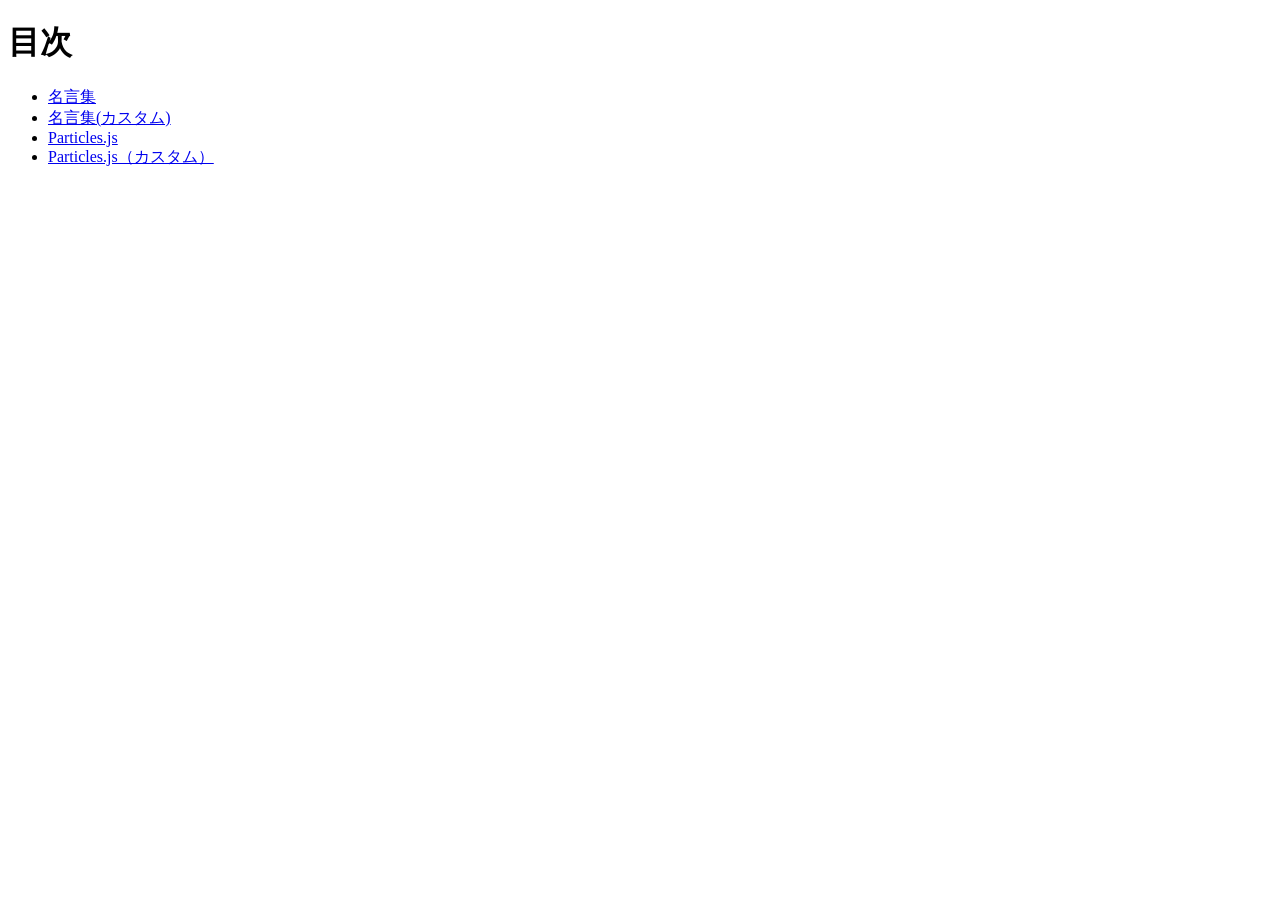
<file: index.html>
<!DOCTYPE html>
<html lang="ja">
<head>
    <meta charset="UTF-8">
    <meta name="viewport" content="width=device-width, initial-scale=1.0">
    <title>20261008-hc</title>
</head>
<body>
<h1>目次</h1>
<ul>
    <li><a href="meigen/index.html">名言集</a></li>
    <li><a href="meigen-custom/index.html">名言集(カスタム)</a></li>
    <li><a href="particles/index.html">Particles.js</a></li>
    <li><a href="particles-custom/index.html">Particles.js（カスタム）</a></li>
</ul>
</body>
</html>
</file>
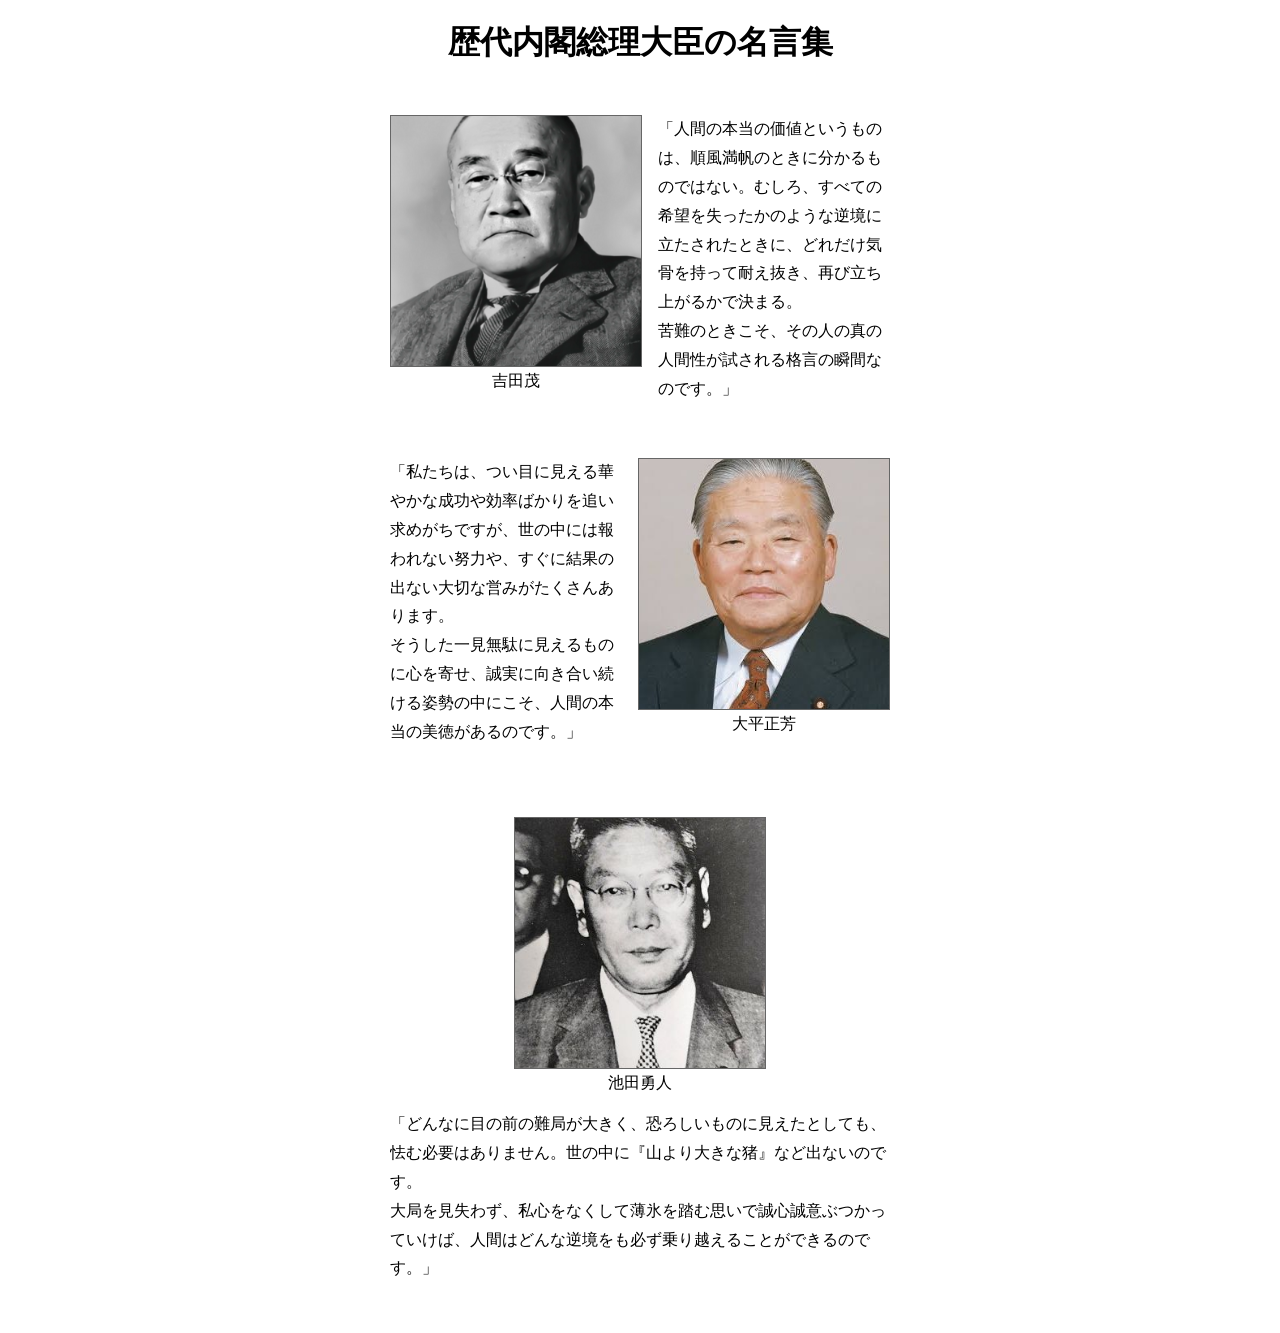
<file: meigen-custom/index.html>
<!DOCTYPE html>
<html lang="ja">

<head>
    <meta charset="UTF-8">
    <meta name="viewport" content="width=device-width, initial-scale=1.0">
    <title>名言集</title>
    <link rel="stylesheet" href="css/style.css">
</head>

<body>
    <div class="wrapper">
        <h1>歴代内閣総理大臣の名言集</h1>
        <div class="left-box">
            <figure>
                <img src="images/yoshida.png" alt="吉田茂">
                <figcaption>吉田茂</figcaption>
            </figure>
            <p>「人間の本当の価値というものは、順風満帆のときに分かるものではない。むしろ、すべての希望を失ったかのような逆境に立たされたときに、どれだけ気骨を持って耐え抜き、再び立ち上がるかで決まる。
                <br>
                苦難のときこそ、その人の真の人間性が試される格言の瞬間なのです。」
            </p>
        </div>

        <div class="right-box">
            <figure>
                <img src="images/ohhira.jpg" alt="大平正芳">
                <figcaption>大平正芳</figcaption>
            </figure>
          <p>「私たちは、つい目に見える華やかな成功や効率ばかりを追い求めがちですが、世の中には報われない努力や、すぐに結果の出ない大切な営みがたくさんあります。<br>
            そうした一見無駄に見えるものに心を寄せ、誠実に向き合い続ける姿勢の中にこそ、人間の本当の美徳があるのです。」</p>
        </div>

        <div class="center-box">
            <figure>
                <img src="images/Ikeda.jpg" alt="池田勇人">
                <figcaption>池田勇人</figcaption>
            </figure>
            <p>
「どんなに目の前の難局が大きく、恐ろしいものに見えたとしても、怯む必要はありません。世の中に『山より大きな猪』など出ないのです。<br>
大局を見失わず、私心をなくして薄氷を踏む思いで誠心誠意ぶつかっていけば、人間はどんな逆境をも必ず乗り越えることができるのです。」
            </p>
        </div>
    </div>
</body>
</html>
</file>
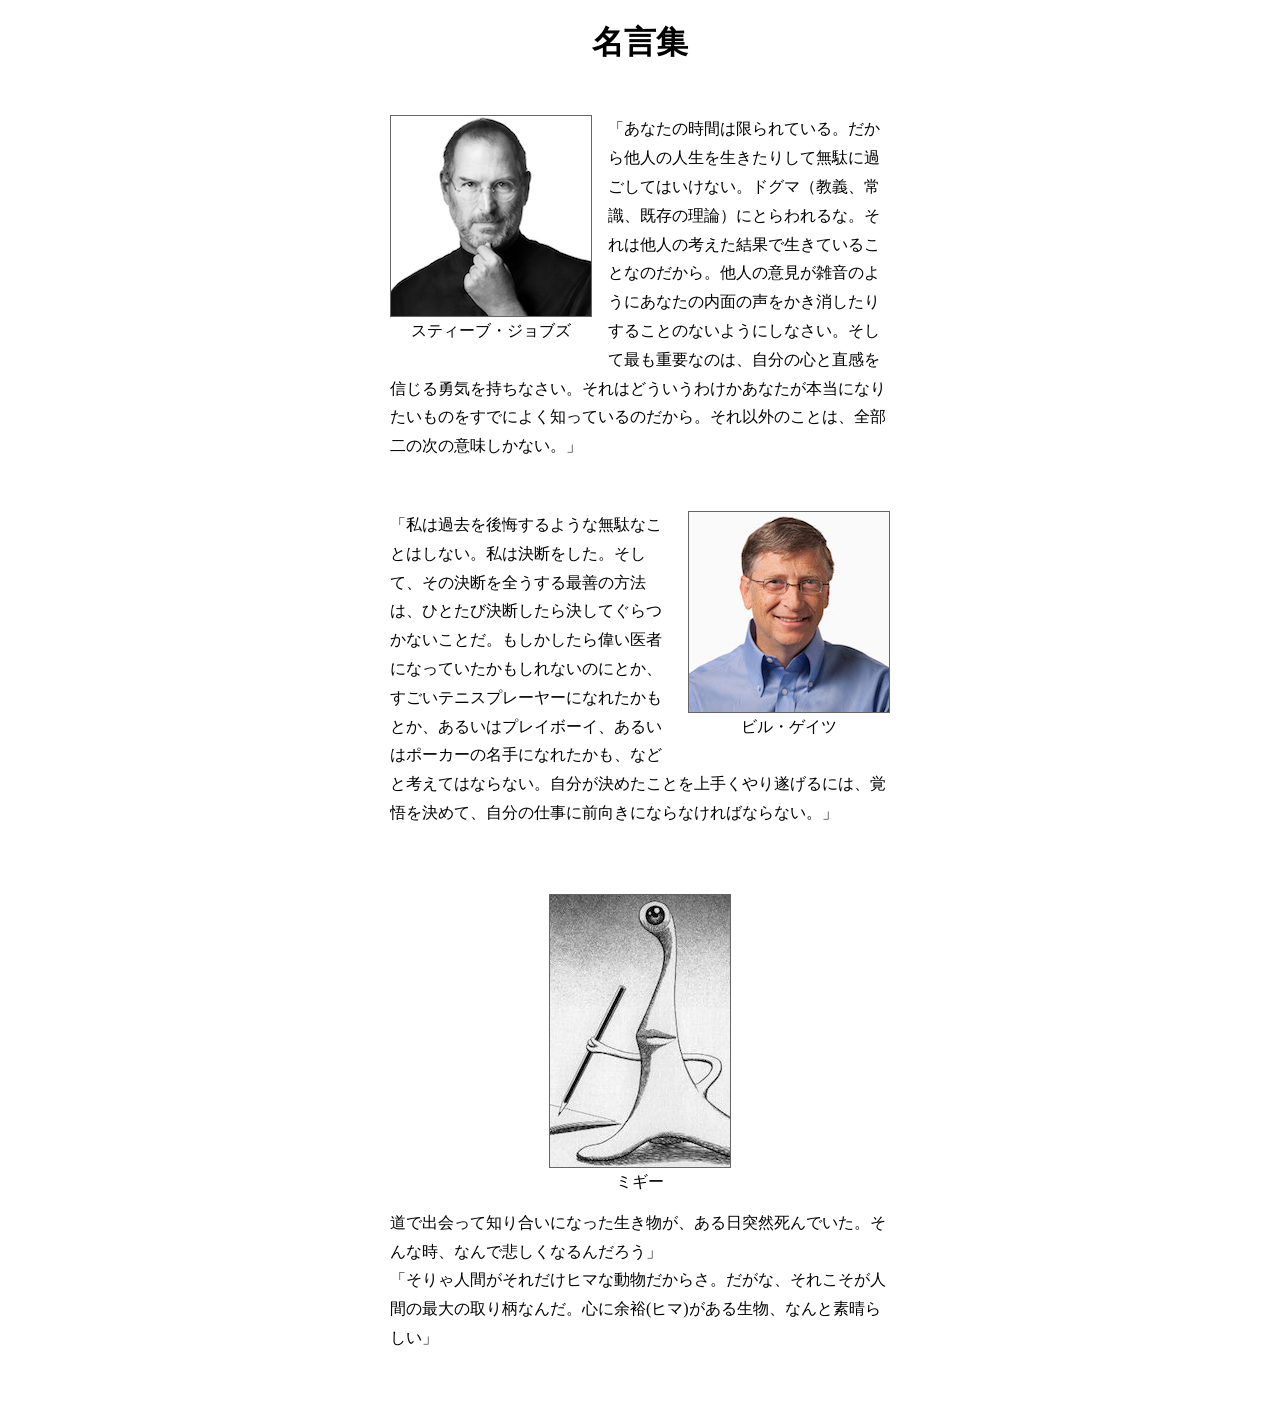
<file: meigen/index.html>
<!DOCTYPE html>
<html lang="ja">

<head>
    <meta charset="UTF-8">
    <meta name="viewport" content="width=device-width, initial-scale=1.0">
    <title>名言集</title>
    <link rel="stylesheet" href="css/style.css">
</head>

<body>
    <div class="wrapper">
        <h1>名言集</h1>
        <div class="left-box">
            <figure>
                <img src="images/jobz.png" alt="スティーブ・ジョブズ">
                <figcaption>スティーブ・ジョブズ</figcaption>
            </figure>
            <p>「あなたの時間は限られている。だから他人の人生を生きたりして無駄に過ごしてはいけない。ドグマ（教義、常識、既存の理論）にとらわれるな。それは他人の考えた結果で生きていることなのだから。他人の意見が雑音のようにあなたの内面の声をかき消したりすることのないようにしなさい。そして最も重要なのは、自分の心と直感を信じる勇気を持ちなさい。それはどういうわけかあなたが本当になりたいものをすでによく知っているのだから。それ以外のことは、全部二の次の意味しかない。」
            </p>
        </div>

        <div class="right-box">
            <figure>
                <img src="images/gates.jpg" alt="ビル・ゲイツ">
                <figcaption>ビル・ゲイツ</figcaption>
            </figure>
            <p>「私は過去を後悔するような無駄なことはしない。私は決断をした。そして、その決断を全うする最善の方法は、ひとたび決断したら決してぐらつかないことだ。もしかしたら偉い医者になっていたかもしれないのにとか、すごいテニスプレーヤーになれたかもとか、あるいはプレイボーイ、あるいはポーカーの名手になれたかも、などと考えてはならない。自分が決めたことを上手くやり遂げるには、覚悟を決めて、自分の仕事に前向きにならなければならない。」
            </p>
        </div>

        <div class="center-box">
            <figure>
                <img src="images/migi.jpg" alt="ミギー">
                <figcaption>ミギー</figcaption>
            </figure>
            <p>道で出会って知り合いになった生き物が、ある日突然死んでいた。そんな時、なんで悲しくなるんだろう」<br>
                「そりゃ人間がそれだけヒマな動物だからさ。だがな、それこそが人間の最大の取り柄なんだ。心に余裕(ヒマ)がある生物、なんと素晴らしい」
            </p>
        </div>
    </div>
</body>
</html>
</file>
<file: meigen-custom/css/style.css>
@charset "utf-8";
h1{
    text-align: center;
}

.left-box,
.right-box,
.center-box{
    width: 500px;
    margin: 50px auto;
    overflow: hidden;
}

.left-box figure{
    float: left;
    margin: 0 16px 16px 0;
}

.right-box figure{
    float: right;
    margin: 0 0 16px 16px;
}

figure{
    text-align: center;
}

figure img{
    border: 1px solid #666;
}

p{
    margin: 0;
    line-height: 1.8;
}

img {
	/* 画像を200x200の正方形でトリミング */
	width: 250px;
	height: 250px;
	object-fit: cover;
}
</file>
<file: meigen/css/style.css>
@charset "utf-8";
h1{
    text-align: center;
}

.left-box,
.right-box,
.center-box{
    width: 500px;
    margin: 50px auto;
    overflow: hidden;
}

.left-box figure{
    float: left;
    margin: 0 16px 16px 0;
}

.right-box figure{
    float: right;
    margin: 0 0 16px 16px;
}

figure{
    text-align: center;
}

figure img{
    border: 1px solid #666;
}

p{
    margin: 0;
    line-height: 1.8;
}
</file>
